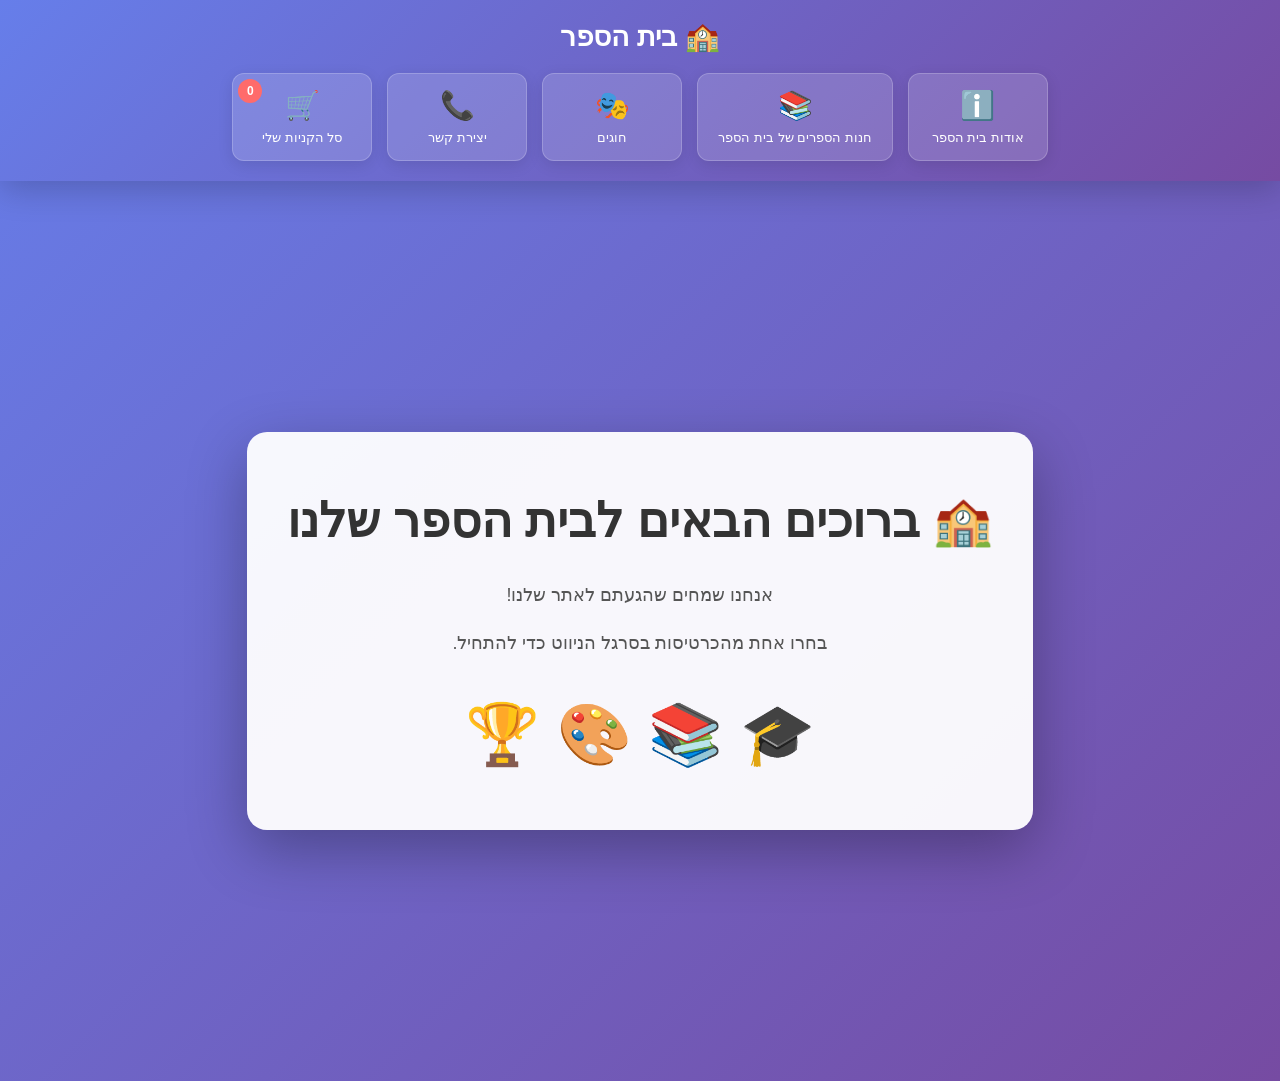
<file: index.html>
<!DOCTYPE html>
<html lang="he" dir="rtl">
<head>
    <meta charset="UTF-8">
    <meta name="viewport" content="width=device-width, initial-scale=1.0">
    <title>בית הספר שלנו</title>
    <link rel="stylesheet" href="style.css">
</head>
<body>
    <!-- סרגל ניווט -->
    <nav class="navbar">
        <div class="navbar-container">
            <div class="navbar-logo">
                <span class="logo-text">🏫 בית הספר</span>
            </div>
            
            <ul class="nav-cards">
                <li class="nav-card">
                    <a href="about.html" class="card-link">
                        <span class="card-icon">ℹ️</span>
                        <span class="card-text">אודות בית הספר</span>
                    </a>
                </li>
                
                <li class="nav-card">
                    <a href="bookstore.html" class="card-link">
                        <span class="card-icon">📚</span>
                        <span class="card-text">חנות הספרים של בית הספר</span>
                    </a>
                </li>
                
                <li class="nav-card">
                    <a href="clubs.html" class="card-link">
                        <span class="card-icon">🎭</span>
                        <span class="card-text">חוגים</span>
                    </a>
                </li>
                
                <li class="nav-card">
                    <a href="contact.html" class="card-link">
                        <span class="card-icon">📞</span>
                        <span class="card-text">יצירת קשר</span>
                    </a>
                </li>
                
                <li class="nav-card cart-card">
                    <a href="cart.html" class="card-link">
                        <span class="card-icon">🛒</span>
                        <span class="card-text">סל הקניות שלי</span>
                        <span class="cart-badge">0</span>
                    </a>
                </li>
            </ul>
        </div>
    </nav>

    <!-- תוכן הדף -->
    <main class="main-content">
        <section class="fullpage-section" id="home">
            <div class="section-container">
                <h1>🏫 ברוכים הבאים לבית הספר שלנו</h1>
                <p>אנחנו שמחים שהגעתם לאתר שלנו!</p>
                <p>בחרו אחת מהכרטיסות בסרגל הניווט כדי להתחיל.</p>
                <div style="margin-top: 40px; font-size: 60px;">
                    🎓 📚 🎨 🏆
                </div>
            </div>
        </section>
    </main>

    <script src="script.js"></script>
</body>
</html>
</file>
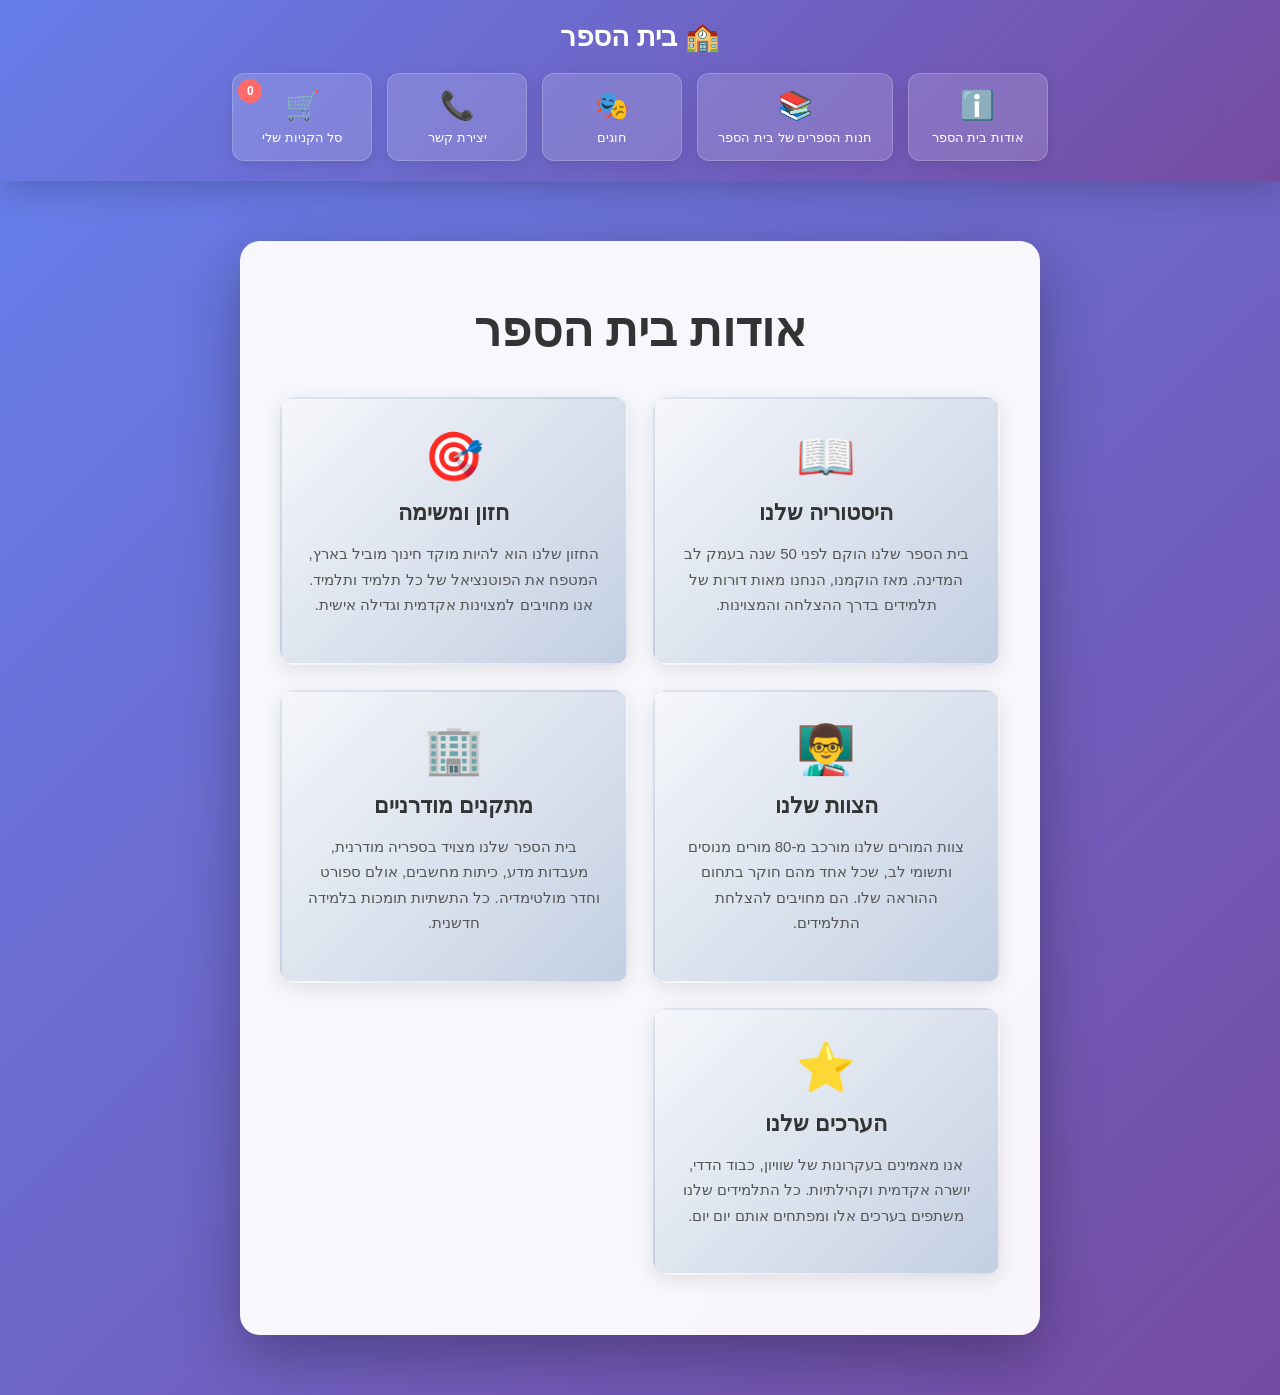
<file: about.html>
<!DOCTYPE html>


<html lang="he" dir="rtl">
<head>
    <meta charset="UTF-8">
    <meta name="viewport" content="width=device-width, initial-scale=1.0">
    <title>אודות בית הספר</title>
    <link rel="stylesheet" href="style.css">
</head>
<body>
    <!-- סרגל ניווט -->
    <nav class="navbar">
        <div class="navbar-container">
            <div class="navbar-logo">
                <span class="logo-text">🏫 בית הספר</span>
            </div>
            
            <ul class="nav-cards">
                <li class="nav-card">
                    <a href="about.html" class="card-link">
                        <span class="card-icon">ℹ️</span>
                        <span class="card-text">אודות בית הספר</span>
                    </a>
                </li>
                
                <li class="nav-card">
                    <a href="bookstore.html" class="card-link">
                        <span class="card-icon">📚</span>
                        <span class="card-text">חנות הספרים של בית הספר</span>
                    </a>
                </li>
                
                <li class="nav-card">
                    <a href="clubs.html" class="card-link">
                        <span class="card-icon">🎭</span>
                        <span class="card-text">חוגים</span>
                    </a>
                </li>
                
                <li class="nav-card">
                    <a href="contact.html" class="card-link">
                        <span class="card-icon">📞</span>
                        <span class="card-text">יצירת קשר</span>
                    </a>
                </li>
                
                <li class="nav-card cart-card">
                    <a href="cart.html" class="card-link">
                        <span class="card-icon">🛒</span>
                        <span class="card-text">סל הקניות שלי</span>
                        <span class="cart-badge">0</span>
                    </a>
                </li>
            </ul>
        </div>
    </nav>

    <!-- תוכן הדף -->
    <main class="main-content">
        <section class="fullpage-section" id="about">
            <div class="section-container">
                <h1>אודות בית הספר</h1>
                
                <div class="categories-grid">
                    <!-- קטגוריה 1: היסטוריה -->
                    <div class="category-card">
                        <div class="category-icon">📖</div>
                        <h3>היסטוריה שלנו</h3>
                        <p>בית הספר שלנו הוקם לפני 50 שנה בעמק לב המדינה. מאז הוקמנו, הנחנו מאות דורות של תלמידים בדרך ההצלחה והמצוינות.</p>
                    </div>

                    <!-- קטגוריה 2: חזון ומשימה -->
                    <div class="category-card">
                        <div class="category-icon">🎯</div>
                        <h3>חזון ומשימה</h3>
                        <p>החזון שלנו הוא להיות מוקד חינוך מוביל בארץ, המטפח את הפוטנציאל של כל תלמיד ותלמיד. אנו מחויבים למצוינות אקדמית וגדילה אישית.</p>
                    </div>

                    <!-- קטגוריה 3: הצוות שלנו -->
                    <div class="category-card">
                        <div class="category-icon">👨‍🏫</div>
                        <h3>הצוות שלנו</h3>
                        <p>צוות המורים שלנו מורכב מ-80 מורים מנוסים ותשומי לב, שכל אחד מהם חוקר בתחום ההוראה שלו. הם מחויבים להצלחת התלמידים.</p>
                    </div>

                    <!-- קטגוריה 4: מתקנים -->
                    <div class="category-card">
                        <div class="category-icon">🏢</div>
                        <h3>מתקנים מודרניים</h3>
                        <p>בית הספר שלנו מצויד בספריה מודרנית, מעבדות מדע, כיתות מחשבים, אולם ספורט וחדר מולטימדיה. כל התשתיות תומכות בלמידה חדשנית.</p>
                    </div>

                    <!-- קטגוריה 5: ערכים -->
                    <div class="category-card">
                        <div class="category-icon">⭐</div>
                        <h3>הערכים שלנו</h3>
                        <p>אנו מאמינים בעקרונות של שוויון, כבוד הדדי, יושרה אקדמית וקהילתיות. כל התלמידים שלנו משתפים בערכים אלו ומפתחים אותם יום יום.</p>
                    </div>
                </div>
            </div>
        </section>
    </main>

    <script src="script.js"></script>
</body>
</html>
</file>
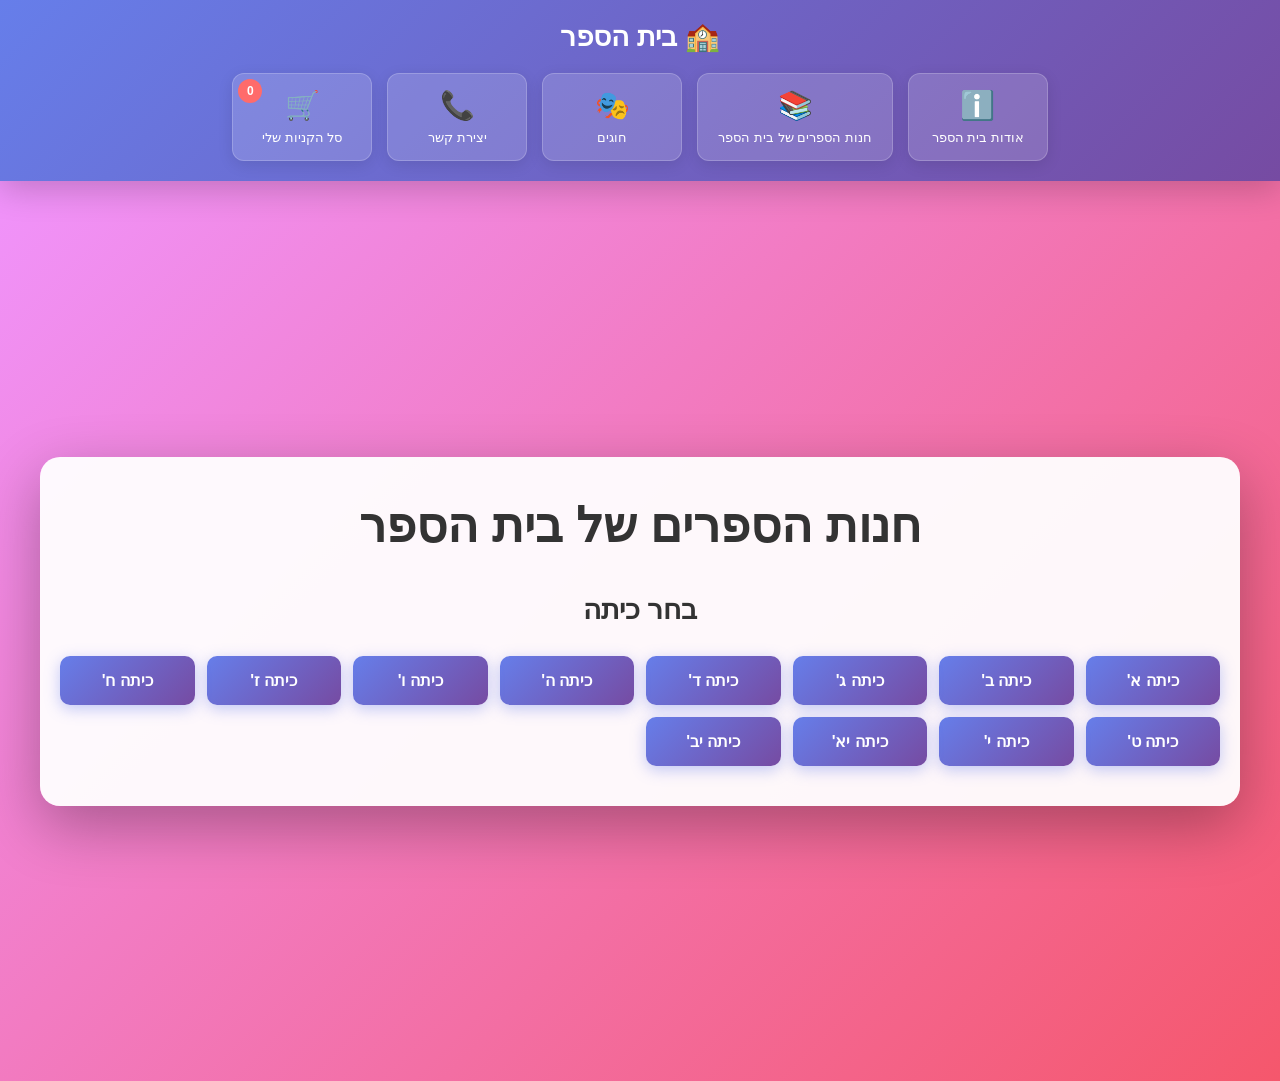
<file: bookstore.html>
<!DOCTYPE html>
<html lang="he" dir="rtl">
<head>
    <meta charset="UTF-8">
    <meta name="viewport" content="width=device-width, initial-scale=1.0">
    <title>חנות הספרים של בית הספר</title>
    <link rel="stylesheet" href="style.css">
</head>
<body>
    <!-- סרגל ניווט -->
    <nav class="navbar">
        <div class="navbar-container">
            <div class="navbar-logo">
                <span class="logo-text">🏫 בית הספר</span>
            </div>
            
            <ul class="nav-cards">
                <li class="nav-card">
                    <a href="about.html" class="card-link">
                        <span class="card-icon">ℹ️</span>
                        <span class="card-text">אודות בית הספר</span>
                    </a>
                </li>
                
                <li class="nav-card">
                    <a href="bookstore.html" class="card-link">
                        <span class="card-icon">📚</span>
                        <span class="card-text">חנות הספרים של בית הספר</span>
                    </a>
                </li>
                
                <li class="nav-card">
                    <a href="clubs.html" class="card-link">
                        <span class="card-icon">🎭</span>
                        <span class="card-text">חוגים</span>
                    </a>
                </li>
                
                <li class="nav-card">
                    <a href="contact.html" class="card-link">
                        <span class="card-icon">📞</span>
                        <span class="card-text">יצירת קשר</span>
                    </a>
                </li>
                
                <li class="nav-card cart-card">
                    <a href="cart.html" class="card-link">
                        <span class="card-icon">🛒</span>
                        <span class="card-text">סל הקניות שלי</span>
                        <span class="cart-badge">0</span>
                    </a>
                </li>
            </ul>
        </div>
    </nav>

    <!-- תוכן הדף -->
    <main class="main-content">
        <section class="fullpage-section" id="bookstore">
            <div class="section-container wide-container">
                <h1>חנות הספרים של בית הספר</h1>

                <!-- בחירת כיתה -->
                <div id="class-selection" class="class-selection">
                    <h2>בחר כיתה</h2>
                    <div class="class-buttons">
                        <button class="class-btn" onclick="selectClass('א')">כיתה א'</button>
                        <button class="class-btn" onclick="selectClass('ב')">כיתה ב'</button>
                        <button class="class-btn" onclick="selectClass('ג')">כיתה ג'</button>
                        <button class="class-btn" onclick="selectClass('ד')">כיתה ד'</button>
                        <button class="class-btn" onclick="selectClass('ה')">כיתה ה'</button>
                        <button class="class-btn" onclick="selectClass('ו')">כיתה ו'</button>
                        <button class="class-btn" onclick="selectClass('ז')">כיתה ז'</button>
                        <button class="class-btn" onclick="selectClass('ח')">כיתה ח'</button>
                        <button class="class-btn" onclick="selectClass('ט')">כיתה ט'</button>
                        <button class="class-btn" onclick="selectClass('י')">כיתה י'</button>
                        <button class="class-btn" onclick="selectClass('יא')">כיתה יא'</button>
                        <button class="class-btn" onclick="selectClass('יב')">כיתה יב'</button>
                    </div>
                </div>

                <!-- טבלת ספרים -->
                <div id="books-table-container" class="books-table-container" style="display: none;">
                    <h2>ספרי לימוד - <span id="selected-class"></span></h2>
                    <button class="back-btn" onclick="backToClasses()">← חזור לבחירת כיתה</button>
                    
                    <table class="books-table">
                        <thead>
                            <tr>
                                <th>שם</th>
                                <th>מקצוע</th>
                                <th>מחיר (₪)</th>
                                <th>סוג</th>
                                <th>הקבצה</th>
                                <th>פעולה</th>
                            </tr>
                        </thead>
                        <tbody id="books-tbody">
                        </tbody>
                    </table>
                </div>
            </div>
        </section>
    </main>

    <script src="script.js"></script>
</body>
</html>
</file>
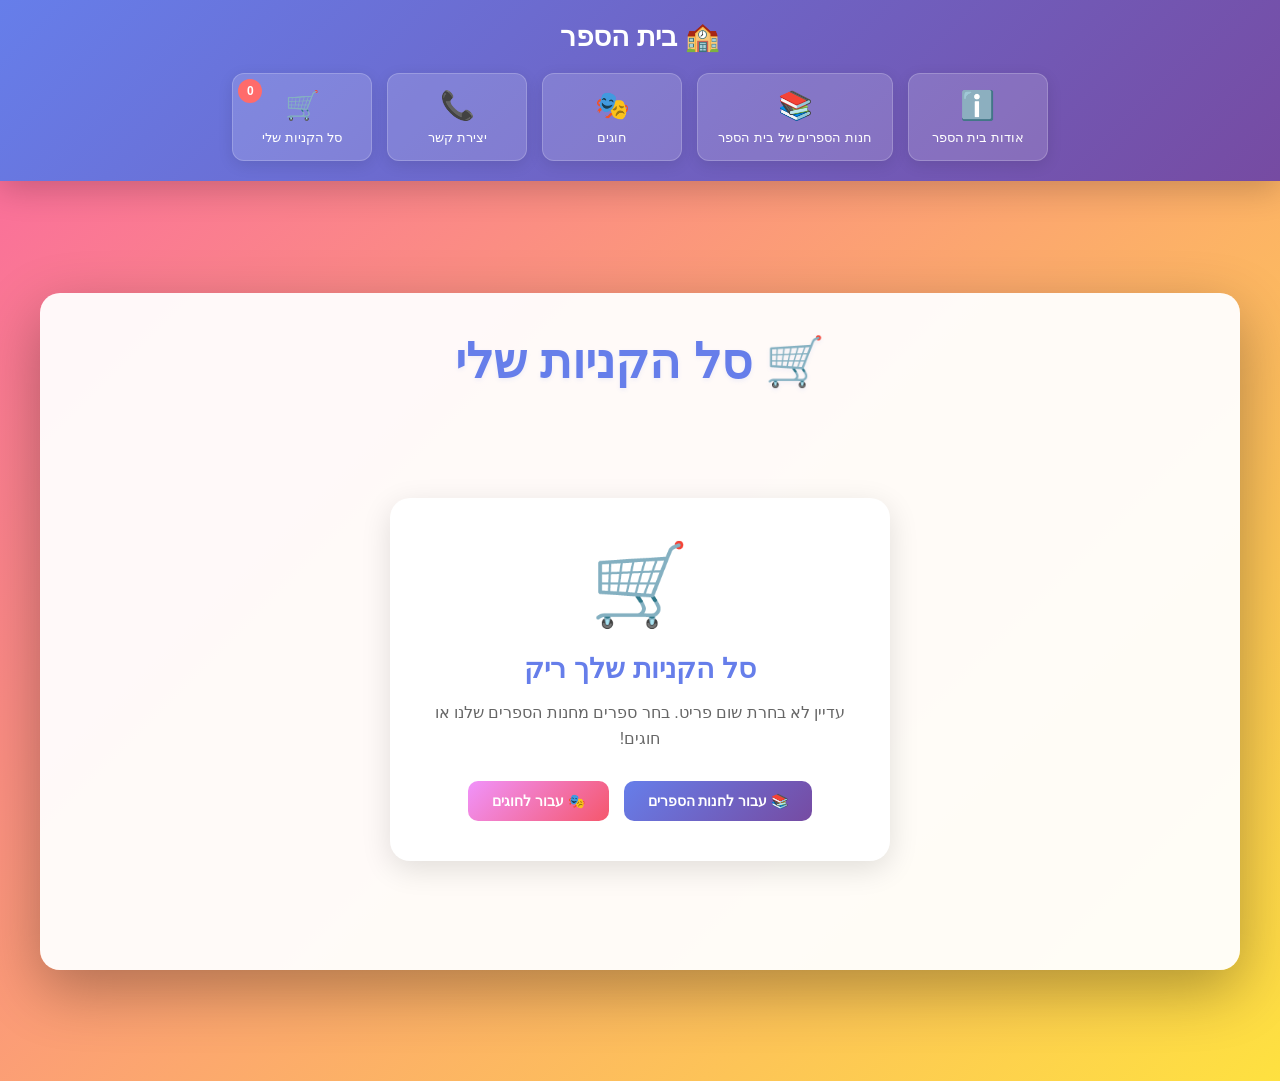
<file: cart.html>
<!DOCTYPE html>
<html lang="he" dir="rtl">
<head>
    <meta charset="UTF-8">
    <meta name="viewport" content="width=device-width, initial-scale=1.0">
    <title>סל הקניות שלי</title>
    <link rel="stylesheet" href="style.css">
</head>
<body>
    <!-- סרגל ניווט -->
    <nav class="navbar">
        <div class="navbar-container">
            <div class="navbar-logo">
                <span class="logo-text">🏫 בית הספר</span>
            </div>
            
            <ul class="nav-cards">
                <li class="nav-card">
                    <a href="about.html" class="card-link">
                        <span class="card-icon">ℹ️</span>
                        <span class="card-text">אודות בית הספר</span>
                    </a>
                </li>
                
                <li class="nav-card">
                    <a href="bookstore.html" class="card-link">
                        <span class="card-icon">📚</span>
                        <span class="card-text">חנות הספרים של בית הספר</span>
                    </a>
                </li>
                
                <li class="nav-card">
                    <a href="clubs.html" class="card-link">
                        <span class="card-icon">🎭</span>
                        <span class="card-text">חוגים</span>
                    </a>
                </li>
                
                <li class="nav-card">
                    <a href="contact.html" class="card-link">
                        <span class="card-icon">📞</span>
                        <span class="card-text">יצירת קשר</span>
                    </a>
                </li>
                
                <li class="nav-card cart-card">
                    <a href="cart.html" class="card-link">
                        <span class="card-icon">🛒</span>
                        <span class="card-text">סל הקניות שלי</span>
                        <span class="cart-badge">0</span>
                    </a>
                </li>
            </ul>
        </div>
    </nav>

    <!-- תוכן הדף -->
    <main class="main-content">
        <section class="fullpage-section" id="cart">
            <div class="section-container wide-container">
                <h1>🛒 סל הקניות שלי</h1>
                
                <!-- הודעה כשהסל ריק -->
                <div id="empty-cart-message" class="empty-cart-message">
                    <div class="empty-cart-content">
                        <div class="empty-cart-icon">🛒</div>
                        <h2>סל הקניות שלך ריק</h2>
                        <p>עדיין לא בחרת שום פריט. בחר ספרים מחנות הספרים שלנו או חוגים!</p>
                        <div class="empty-cart-buttons">
                            <a href="bookstore.html" class="btn-link bookstore-btn">📚 עבור לחנות הספרים</a>
                            <a href="clubs.html" class="btn-link clubs-btn">🎭 עבור לחוגים</a>
                        </div>
                    </div>
                </div>

                <!-- טבלת הפריטים בסל -->
                <div id="cart-content" style="display: none;">
                    <div class="cart-table-container">
                        <table class="cart-table">
                            <thead>
                                <tr>
                                    <th>פריט</th>
                                    <th>סוג</th>
                                    <th>מחיר</th>
                                    <th>כמות</th>
                                    <th>סכום</th>
                                    <th>פעולות</th>
                                </tr>
                            </thead>
                            <tbody id="cart-items-table">
                                <!-- הפריטים יתווספו כאן -->
                            </tbody>
                        </table>
                    </div>

                    <!-- סיכום הסל -->
                    <div class="cart-summary">
                        <div class="summary-content">
                            <div class="summary-item">
                                <span>סה"כ פריטים:</span>
                                <strong id="total-items">0</strong>
                            </div>
                            <div class="summary-item">
                                <span>סה"כ מחיר:</span>
                                <strong id="total-price" class="total-price">0 ₪</strong>
                            </div>
                        </div>

                        <!-- כפתורי פעולה -->
                        <div class="cart-actions">
                            <button onclick="continueShopping()" class="action-btn continue-btn">
                                ➕ המשך קניות
                            </button>
                            <button onclick="clearCartItems()" class="action-btn clear-btn">
                                🗑️ נקה סל
                            </button>
                            <button onclick="proceedToCheckout()" class="action-btn checkout-btn">
                                💳 המשך לתשלום
                            </button>
                        </div>
                    </div>
                </div>
            </div>
        </section>
    </main>

    <script src="script.js"></script>
</body>
</html>
</file>
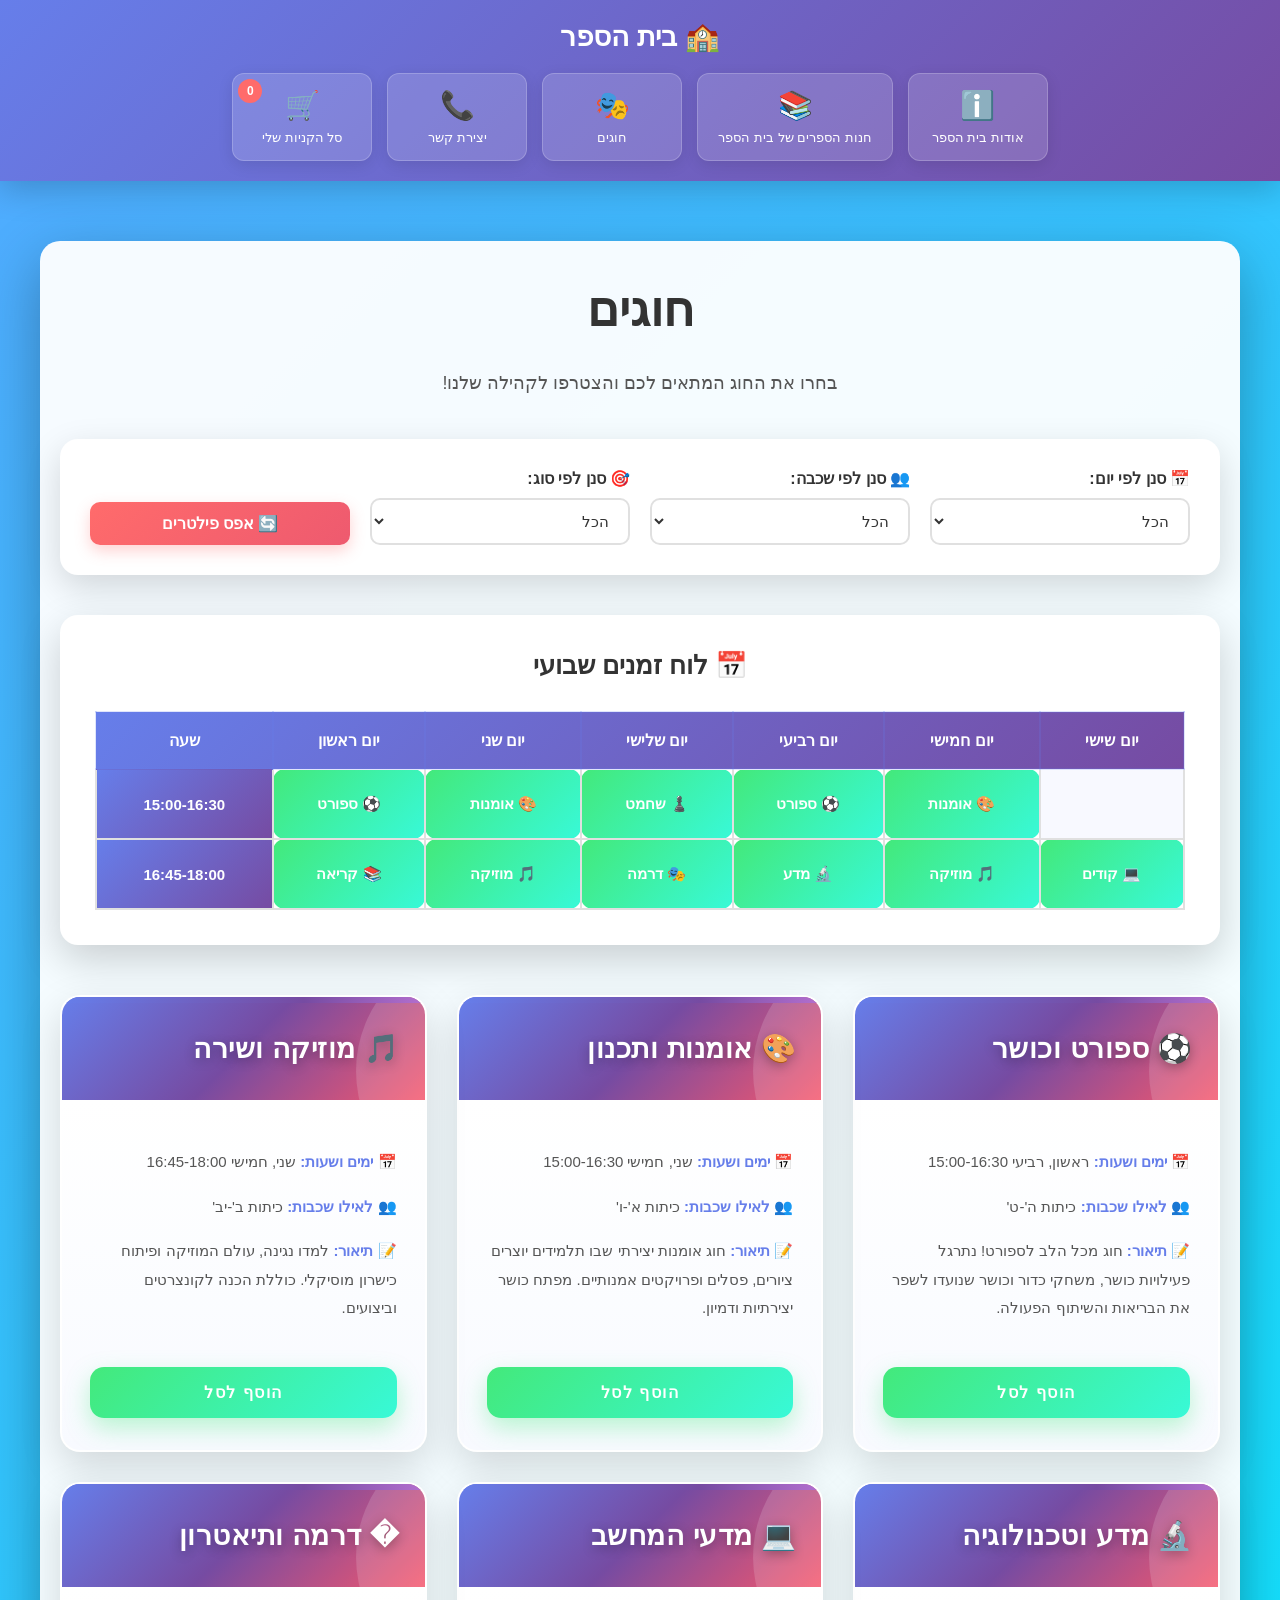
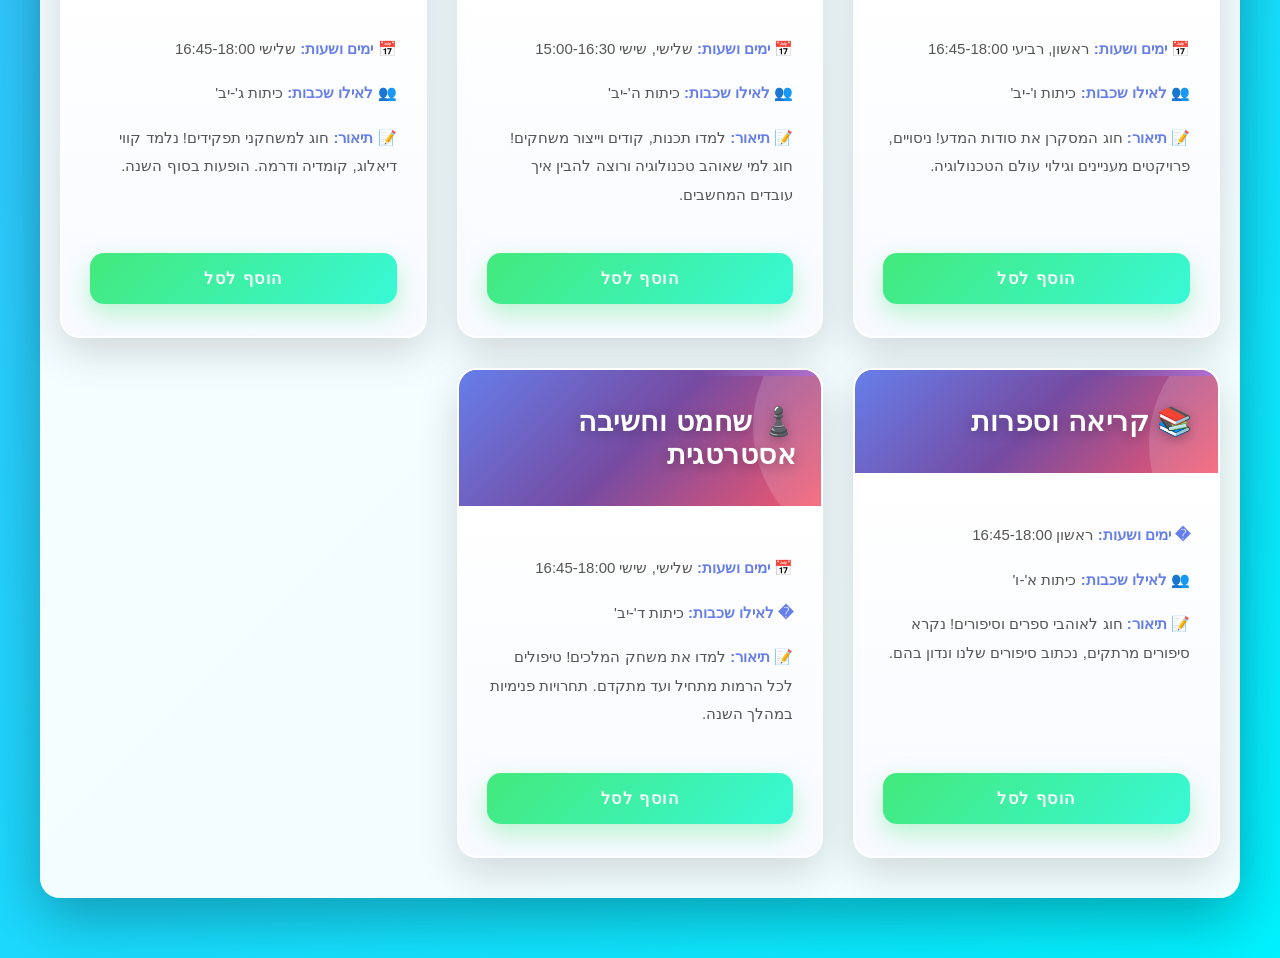
<file: clubs.html>
<!DOCTYPE html>
<html lang="he" dir="rtl">
<head>
    <meta charset="UTF-8">
    <meta name="viewport" content="width=device-width, initial-scale=1.0">
    <title>חוגים</title>
    <link rel="stylesheet" href="style.css">
</head>
<body>
    <!-- סרגל ניווט -->
    <nav class="navbar">
        <div class="navbar-container">
            <div class="navbar-logo">
                <span class="logo-text">🏫 בית הספר</span>
            </div>
            
            <ul class="nav-cards">
                <li class="nav-card">
                    <a href="about.html" class="card-link">
                        <span class="card-icon">ℹ️</span>
                        <span class="card-text">אודות בית הספר</span>
                    </a>
                </li>
                
                <li class="nav-card">
                    <a href="bookstore.html" class="card-link">
                        <span class="card-icon">📚</span>
                        <span class="card-text">חנות הספרים של בית הספר</span>
                    </a>
                </li>
                
                <li class="nav-card">
                    <a href="clubs.html" class="card-link">
                        <span class="card-icon">🎭</span>
                        <span class="card-text">חוגים</span>
                    </a>
                </li>
                
                <li class="nav-card">
                    <a href="contact.html" class="card-link">
                        <span class="card-icon">📞</span>
                        <span class="card-text">יצירת קשר</span>
                    </a>
                </li>
                
                <li class="nav-card cart-card">
                    <a href="cart.html" class="card-link">
                        <span class="card-icon">🛒</span>
                        <span class="card-text">סל הקניות שלי</span>
                        <span class="cart-badge">0</span>
                    </a>
                </li>
            </ul>
        </div>
    </nav>

    <!-- תוכן הדף -->
    <main class="main-content">
        <section class="fullpage-section" id="clubs">
            <div class="section-container wide-container">
                <h1>חוגים</h1>
                <p style="margin-bottom: 40px;">בחרו את החוג המתאים לכם והצטרפו לקהילה שלנו!</p>

                <!-- פילטרים -->
                <div class="filters-container">
                    <div class="filter-group">
                        <label for="day-filter">📅 סנן לפי יום:</label>
                        <select id="day-filter" onchange="applyFilters()">
                            <option value="">הכל</option>
                            <option value="ראשון">יום ראשון</option>
                            <option value="שני">יום שני</option>
                            <option value="שלישי">יום שלישי</option>
                            <option value="רביעי">יום רביעי</option>
                            <option value="חמישי">יום חמישי</option>
                            <option value="שישי">יום שישי</option>
                        </select>
                    </div>

                    <div class="filter-group">
                        <label for="grade-filter">👥 סנן לפי שכבה:</label>
                        <select id="grade-filter" onchange="applyFilters()">
                            <option value="">הכל</option>
                            <option value="א">כיתות א'-ו'</option>
                            <option value="ב">כיתות ב'-יב'</option>
                            <option value="ג">כיתות ג'-יב'</option>
                            <option value="ד">כיתות ד'-יב'</option>
                            <option value="ה">כיתות ה'-ט'</option>
                            <option value="ו">כיתות ו'-יב'</option>
                        </select>
                    </div>

                    <div class="filter-group">
                        <label for="type-filter">🎯 סנן לפי סוג:</label>
                        <select id="type-filter" onchange="applyFilters()">
                            <option value="">הכל</option>
                            <option value="ספורט">⚽ ספורט וכושר</option>
                            <option value="אומנות">🎨 אומנות ותכנון</option>
                            <option value="מוזיקה">🎵 מוזיקה ושירה</option>
                            <option value="מדע">🔬 מדע וטכנולוגיה</option>
                            <option value="מחשבים">💻 מדעי המחשב</option>
                            <option value="דרמה">🎭 דרמה ותיאטרון</option>
                            <option value="קריאה">📚 קריאה וספרות</option>
                            <option value="שחמט">♟️ שחמט וחשיבה</option>
                        </select>
                    </div>

                    <button class="reset-filters-btn" onclick="resetFilters()">🔄 אפס פילטרים</button>
                </div>

                <!-- לוח זמנים -->
                <div class="schedule-container">
                    <h2>📅 לוח זמנים שבועי</h2>
                    <table class="schedule-table">
                        <thead>
                            <tr>
                                <th>יום שישי</th>
                                <th>יום חמישי</th>
                                <th>יום רביעי</th>
                                <th>יום שלישי</th>
                                <th>יום שני</th>
                                <th>יום ראשון</th>
                                <th>שעה</th>
                            </tr>
                        </thead>
                        <tbody>
                            <tr>
                                <td></td>
                                <td class="club-slot" data-club="אומנות ותכנון">🎨 אומנות</td>
                                <td class="club-slot" data-club="ספורט וכושר">⚽ ספורט</td>
                                <td class="club-slot" data-club="שחמט וחשיבה אסטרטגית">♟️ שחמט</td>
                                <td class="club-slot" data-club="אומנות ותכנון">🎨 אומנות</td>
                                <td class="club-slot" data-club="ספורט וכושר">⚽ ספורט</td>
                                <td class="time-label">15:00-16:30</td>
                            </tr>
                            <tr>
                                <td class="club-slot" data-club="מדעי המחשב">💻 קודים</td>
                                <td class="club-slot" data-club="מוזיקה ושירה">🎵 מוזיקה</td>
                                <td class="club-slot" data-club="מדע וטכנולוגיה">🔬 מדע</td>
                                <td class="club-slot" data-club="דרמה ותיאטרון">🎭 דרמה</td>
                                <td class="club-slot" data-club="מוזיקה ושירה">🎵 מוזיקה</td>
                                <td class="club-slot" data-club="קריאה וספרות">📚 קריאה</td>
                                <td class="time-label">16:45-18:00</td>
                            </tr>
                        </tbody>
                    </table>
                </div>

                <div class="clubs-grid">
                    <!-- חוג 1: ספורט -->
                    <div class="club-card">
                        <div class="club-header">
                            <h3>⚽ ספורט וכושר</h3>
                        </div>
                        <div class="club-content">
                            <div class="club-info">
                                <p><strong>📅 ימים ושעות:</strong> ראשון, רביעי 15:00-16:30</p>
                                <p><strong>👥 לאילו שכבות:</strong> כיתות ה'-ט'</p>
                                <p><strong>📝 תיאור:</strong> חוג מכל הלב לספורט! נתרגל פעילויות כושר, משחקי כדור וכושר שנועדו לשפר את הבריאות והשיתוף הפעולה.</p>
                            </div>
                            <button class="add-club-btn" onclick="addClubToCart('ספורט וכושר', 50)">הוסף לסל</button>
                        </div>
                    </div>

                    <!-- חוג 2: אומנות -->
                    <div class="club-card">
                        <div class="club-header">
                            <h3>🎨 אומנות ותכנון</h3>
                        </div>
                        <div class="club-content">
                            <div class="club-info">
                                <p><strong>📅 ימים ושעות:</strong> שני, חמישי 15:00-16:30</p>
                                <p><strong>👥 לאילו שכבות:</strong> כיתות א'-ו'</p>
                                <p><strong>📝 תיאור:</strong> חוג אומנות יצירתי שבו תלמידים יוצרים ציורים, פסלים ופרויקטים אמנותיים. מפתח כושר יצירתיות ודמיון.</p>
                            </div>
                            <button class="add-club-btn" onclick="addClubToCart('אומנות ותכנון', 45)">הוסף לסל</button>
                        </div>
                    </div>

                    <!-- חוג 3: מוזיקה -->
                    <div class="club-card">
                        <div class="club-header">
                            <h3>🎵 מוזיקה ושירה</h3>
                        </div>
                        <div class="club-content">
                            <div class="club-info">
                                <p><strong>📅 ימים ושעות:</strong> שני, חמישי 16:45-18:00</p>
                                <p><strong>👥 לאילו שכבות:</strong> כיתות ב'-יב'</p>
                                <p><strong>📝 תיאור:</strong> למדו נגינה, עולם המוזיקה ופיתוח כישרון מוסיקלי. כוללת הכנה לקונצרטים וביצועים.</p>
                            </div>
                            <button class="add-club-btn" onclick="addClubToCart('מוזיקה ושירה', 60)">הוסף לסל</button>
                        </div>
                    </div>

                    <!-- חוג 4: מדע וטכנולוגיה -->
                    <div class="club-card">
                        <div class="club-header">
                            <h3>🔬 מדע וטכנולוגיה</h3>
                        </div>
                        <div class="club-content">
                            <div class="club-info">
                                <p><strong>📅 ימים ושעות:</strong> ראשון, רביעי 16:45-18:00</p>
                                <p><strong>👥 לאילו שכבות:</strong> כיתות ו'-יב'</p>
                                <p><strong>📝 תיאור:</strong> חוג המסקרן את סודות המדע! ניסויים, פרויקטים מעניינים וגילוי עולם הטכנולוגיה.</p>
                            </div>
                            <button class="add-club-btn" onclick="addClubToCart('מדע וטכנולוגיה', 70)">הוסף לסל</button>
                        </div>
                    </div>

                    <!-- חוג 5: תכנות -->
                    <div class="club-card">
                        <div class="club-header">
                            <h3>💻 מדעי המחשב</h3>
                        </div>
                        <div class="club-content">
                            <div class="club-info">
                                <p><strong>📅 ימים ושעות:</strong> שלישי, שישי 15:00-16:30</p>
                                <p><strong>👥 לאילו שכבות:</strong> כיתות ה'-יב'</p>
                                <p><strong>📝 תיאור:</strong> למדו תכנות, קודים וייצור משחקים! חוג למי שאוהב טכנולוגיה ורוצה להבין איך עובדים המחשבים.</p>
                            </div>
                            <button class="add-club-btn" onclick="addClubToCart('מדעי המחשב', 75)">הוסף לסל</button>
                        </div>
                    </div>

                    <!-- חוג 6: דרמה ותיאטרון -->
                    <div class="club-card">
                        <div class="club-header">
                            <h3>� דרמה ותיאטרון</h3>
                        </div>
                        <div class="club-content">
                            <div class="club-info">
                                <p><strong>📅 ימים ושעות:</strong> שלישי 16:45-18:00</p>
                                <p><strong>👥 לאילו שכבות:</strong> כיתות ג'-יב'</p>
                                <p><strong>📝 תיאור:</strong> חוג למשחקני תפקידים! נלמד קווי דיאלוג, קומדיה ודרמה. הופעות בסוף השנה.</p>
                            </div>
                            <button class="add-club-btn" onclick="addClubToCart('דרמה ותיאטרון', 55)">הוסף לסל</button>
                        </div>
                    </div>

                    <!-- חוג 7: קריאה וספרות -->
                    <div class="club-card">
                        <div class="club-header">
                            <h3>📚 קריאה וספרות</h3>
                        </div>
                        <div class="club-content">
                            <div class="club-info">
                                <p><strong>� ימים ושעות:</strong> ראשון 16:45-18:00</p>
                                <p><strong>👥 לאילו שכבות:</strong> כיתות א'-ו'</p>
                                <p><strong>📝 תיאור:</strong> חוג לאוהבי ספרים וסיפורים! נקרא סיפורים מרתקים, נכתוב סיפורים שלנו ונדון בהם.</p>
                            </div>
                            <button class="add-club-btn" onclick="addClubToCart('קריאה וספרות', 40)">הוסף לסל</button>
                        </div>
                    </div>

                    <!-- חוג 8: שחמט -->
                    <div class="club-card">
                        <div class="club-header">
                            <h3>♟️ שחמט וחשיבה אסטרטגית</h3>
                        </div>
                        <div class="club-content">
                            <div class="club-info">
                                <p><strong>📅 ימים ושעות:</strong> שלישי, שישי 16:45-18:00</p>
                                <p><strong>� לאילו שכבות:</strong> כיתות ד'-יב'</p>
                                <p><strong>📝 תיאור:</strong> למדו את משחק המלכים! טיפולים לכל הרמות מתחיל ועד מתקדם. תחרויות פנימיות במהלך השנה.</p>
                            </div>
                            <button class="add-club-btn" onclick="addClubToCart('שחמט וחשיבה אסטרטגית', 50)">הוסף לסל</button>
                        </div>
                    </div>
                </div>
            </div>
        </section>
    </main>

    <script src="script.js"></script>
</body>
</html>
</file>
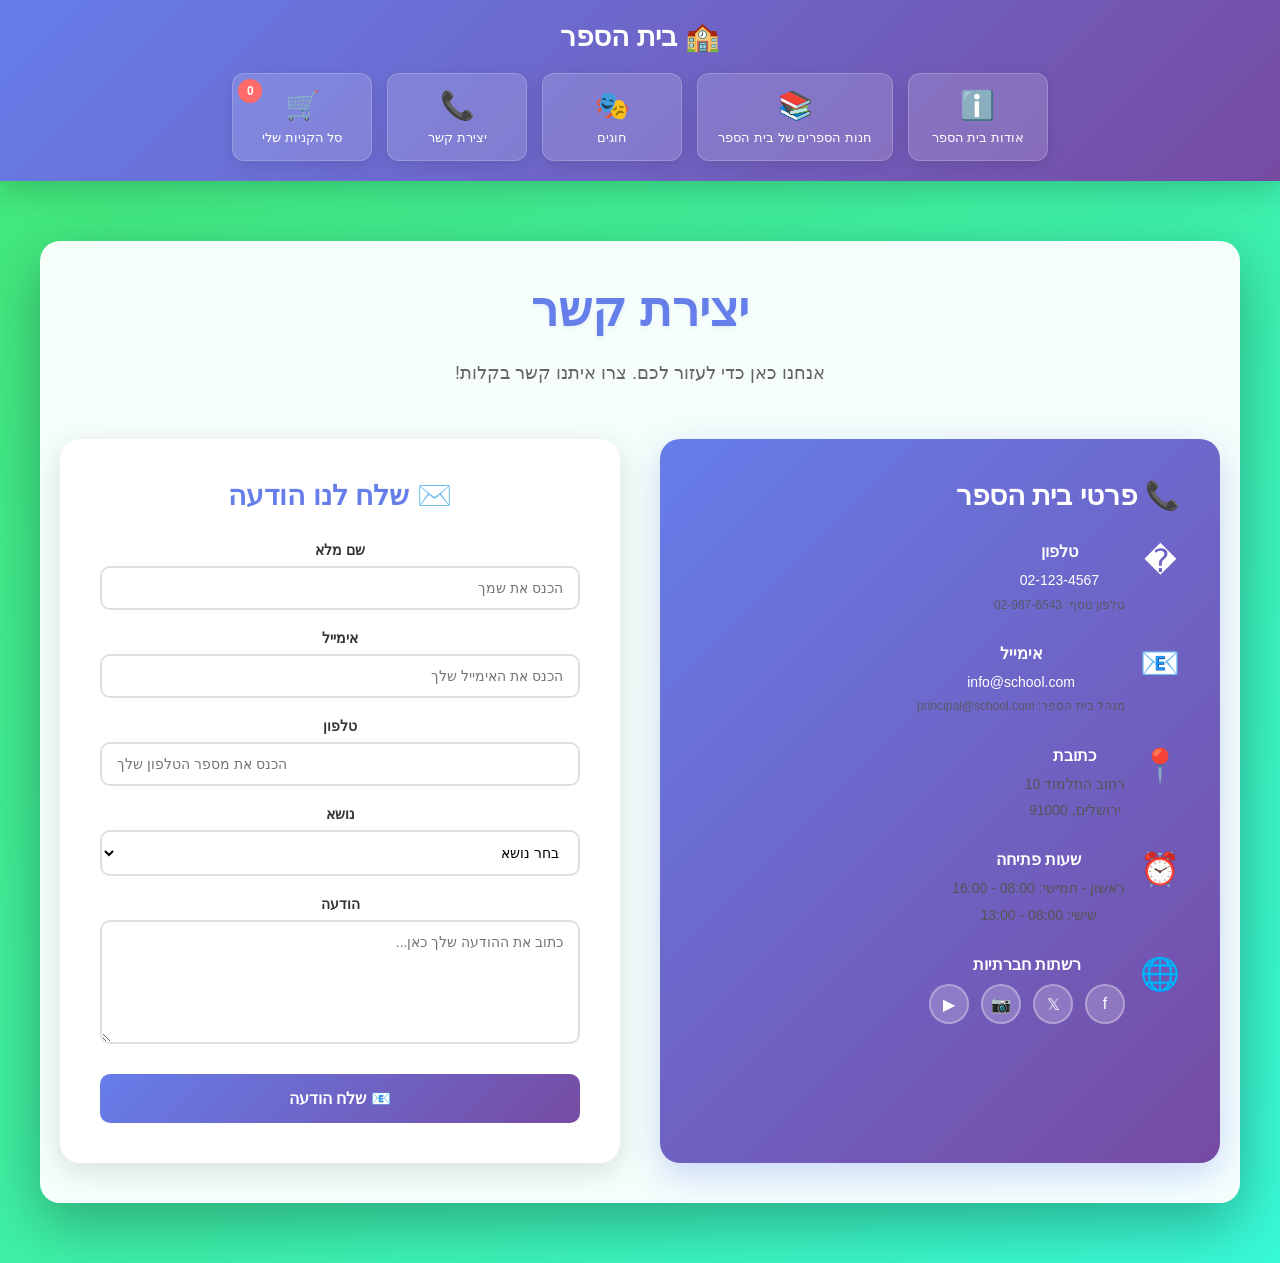
<file: contact.html>
<!DOCTYPE html>
<html lang="he" dir="rtl">
<head>
    <meta charset="UTF-8">
    <meta name="viewport" content="width=device-width, initial-scale=1.0">
    <title>יצירת קשר</title>
    <link rel="stylesheet" href="style.css">
</head>
<body>
    <!-- סרגל ניווט -->
    <nav class="navbar">
        <div class="navbar-container">
            <div class="navbar-logo">
                <span class="logo-text">🏫 בית הספר</span>
            </div>
            
            <ul class="nav-cards">
                <li class="nav-card">
                    <a href="about.html" class="card-link">
                        <span class="card-icon">ℹ️</span>
                        <span class="card-text">אודות בית הספר</span>
                    </a>
                </li>
                
                <li class="nav-card">
                    <a href="bookstore.html" class="card-link">
                        <span class="card-icon">📚</span>
                        <span class="card-text">חנות הספרים של בית הספר</span>
                    </a>
                </li>
                
                <li class="nav-card">
                    <a href="clubs.html" class="card-link">
                        <span class="card-icon">🎭</span>
                        <span class="card-text">חוגים</span>
                    </a>
                </li>
                
                <li class="nav-card">
                    <a href="contact.html" class="card-link">
                        <span class="card-icon">📞</span>
                        <span class="card-text">יצירת קשר</span>
                    </a>
                </li>
                
                <li class="nav-card cart-card">
                    <a href="cart.html" class="card-link">
                        <span class="card-icon">🛒</span>
                        <span class="card-text">סל הקניות שלי</span>
                        <span class="cart-badge">0</span>
                    </a>
                </li>
            </ul>
        </div>
    </nav>

    <!-- תוכן הדף -->
    <main class="main-content">
        <section class="fullpage-section" id="contact">
            <div class="section-container wide-container">
                <h1>יצירת קשר</h1>
                <p style="margin-bottom: 50px;">אנחנו כאן כדי לעזור לכם. צרו איתנו קשר בקלות!</p>

                <div class="contact-content">
                    <!-- פרטי בית הספר -->
                    <div class="contact-info-box">
                        <h2>📞 פרטי בית הספר</h2>
                        
                        <div class="info-item">
                            <div class="info-icon">�</div>
                            <div class="info-text">
                                <h3>טלפון</h3>
                                <p><a href="tel:+9722-123-4567">02-123-4567</a></p>
                                <p class="secondary">טלפון נוסף: 02-987-6543</p>
                            </div>
                        </div>

                        <div class="info-item">
                            <div class="info-icon">📧</div>
                            <div class="info-text">
                                <h3>אימייל</h3>
                                <p><a href="mailto:info@school.com">info@school.com</a></p>
                                <p class="secondary">מנהל בית הספר: principal@school.com</p>
                            </div>
                        </div>

                        <div class="info-item">
                            <div class="info-icon">📍</div>
                            <div class="info-text">
                                <h3>כתובת</h3>
                                <p>רחוב התלמוד 10</p>
                                <p>ירושלים, 91000</p>
                            </div>
                        </div>

                        <div class="info-item">
                            <div class="info-icon">⏰</div>
                            <div class="info-text">
                                <h3>שעות פתיחה</h3>
                                <p>ראשון - חמישי: 08:00 - 16:00</p>
                                <p>שישי: 08:00 - 13:00</p>
                            </div>
                        </div>

                        <div class="info-item">
                            <div class="info-icon">🌐</div>
                            <div class="info-text">
                                <h3>רשתות חברתיות</h3>
                                <div class="social-links">
                                    <a href="#" class="social-btn facebook">f</a>
                                    <a href="#" class="social-btn twitter">𝕏</a>
                                    <a href="#" class="social-btn instagram">📷</a>
                                    <a href="#" class="social-btn youtube">▶</a>
                                </div>
                            </div>
                        </div>
                    </div>

                    <!-- טופס יצירת קשר -->
                    <div class="contact-form-box">
                        <h2>✉️ שלח לנו הודעה</h2>
                        <form id="contact-form" onsubmit="sendMessage(event)">
                            <div class="form-group">
                                <label for="name">שם מלא</label>
                                <input type="text" id="name" name="name" required placeholder="הכנס את שמך">
                            </div>

                            <div class="form-group">
                                <label for="email">אימייל</label>
                                <input type="email" id="email" name="email" required placeholder="הכנס את האימייל שלך">
                            </div>

                            <div class="form-group">
                                <label for="phone">טלפון</label>
                                <input type="tel" id="phone" name="phone" placeholder="הכנס את מספר הטלפון שלך">
                            </div>

                            <div class="form-group">
                                <label for="subject">נושא</label>
                                <select id="subject" name="subject" required>
                                    <option value="">בחר נושא</option>
                                    <option value="ספרים">🔹 שאלה על ספרים</option>
                                    <option value="חוגים">🔹 שאלה על חוגים</option>
                                    <option value="הנהלה">🔹 יצירת קשר עם הנהלה</option>
                                    <option value="בעיה">🔹 דיווח על בעיה</option>
                                    <option value="הצעה">🔹 הצעה או משוב</option>
                                    <option value="אחר">🔹 אחר</option>
                                </select>
                            </div>

                            <div class="form-group">
                                <label for="message">הודעה</label>
                                <textarea id="message" name="message" rows="6" required placeholder="כתוב את ההודעה שלך כאן..."></textarea>
                            </div>

                            <button type="submit" class="submit-btn">📧 שלח הודעה</button>
                        </form>
                    </div>
                </div>
            </div>
        </section>
    </main>

    <script src="script.js"></script>
</body>
</html>
</file>
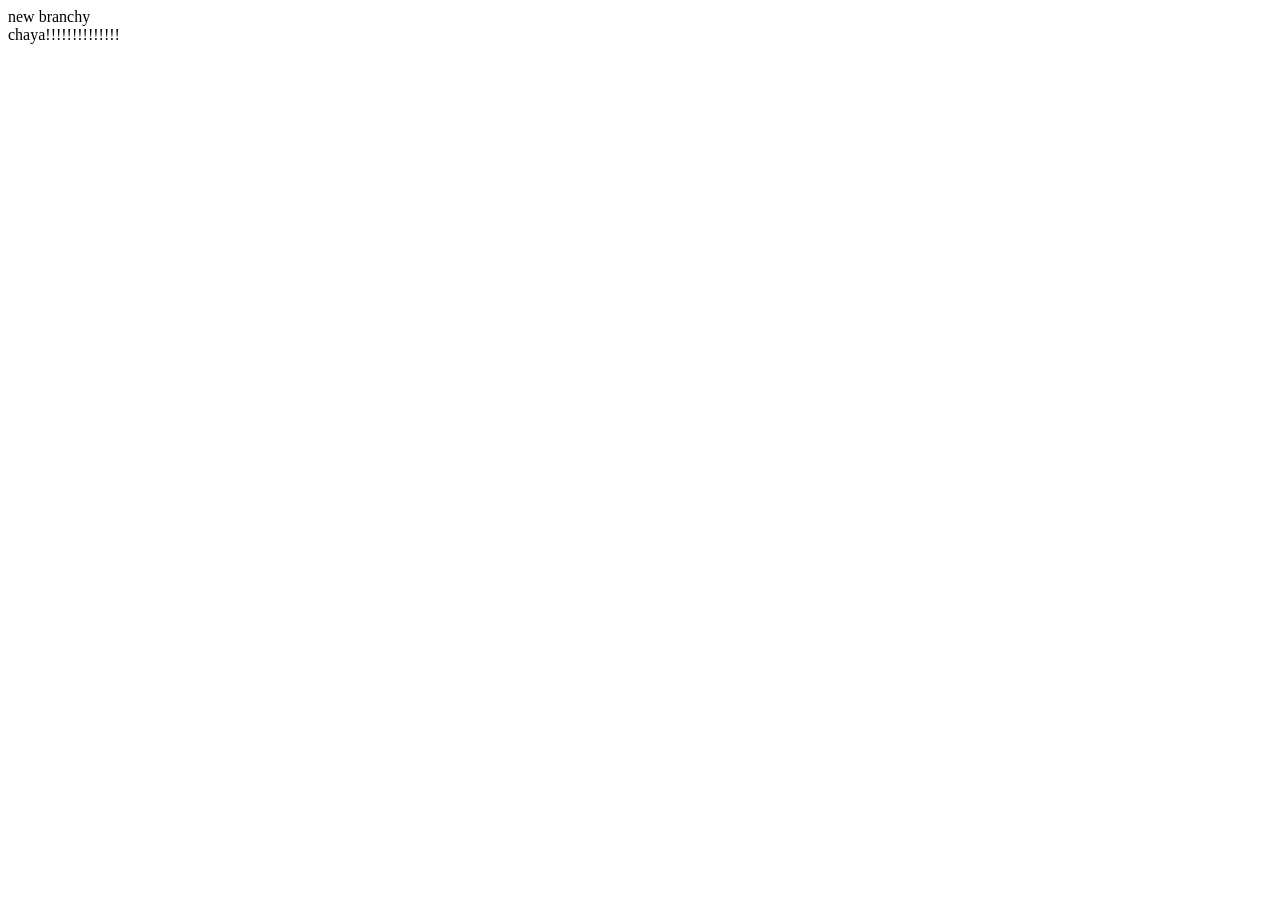
<file: rt.html>
<!DOCTYPE html>
<html lang="en">
<head>
    <meta charset="UTF-8">
    <meta name="viewport" content="width=device-width, initial-scale=1.0">
    <title>Document</title>
</head>
<body>
    <span>new branchy</span>
    <div>chaya!!!!!!!!!!!!!!</div>
</body>
</html>
</file>
<file: style.css>
* {
    margin: 0;
    padding: 0;
    box-sizing: border-box;
}

body {
    font-family: 'Segoe UI', Tahoma, Geneva, Verdana, sans-serif;
    background: linear-gradient(135deg, #667eea 0%, #764ba2 100%);
    min-height: 100vh;
    color: #333;
}

/* סרגל הניווט */
.navbar {
    background: linear-gradient(135deg, #667eea 0%, #764ba2 100%);
    backdrop-filter: blur(10px);
    box-shadow: 0 8px 32px rgba(0, 0, 0, 0.2);
    padding: 20px 0;
    position: sticky;
    top: 0;
    z-index: 1000;
}

.navbar-container {
    max-width: 1200px;
    margin: 0 auto;
    padding: 0 20px;
}

.navbar-logo {
    text-align: center;
    margin-bottom: 20px;
}

.logo-text {
    font-size: 28px;
    font-weight: bold;
    color: white;
}

/* כרטיסות הניווט */
.nav-cards {
    display: flex;
    justify-content: center;
    align-items: center;
    flex-wrap: wrap;
    gap: 15px;
    list-style: none;
}

.nav-card {
    transition: transform 0.3s ease, box-shadow 0.3s ease;
}

.nav-card:hover {
    transform: translateY(-5px);
}

.card-link {
    display: flex;
    flex-direction: column;
    align-items: center;
    justify-content: center;
    gap: 8px;
    padding: 15px 20px;
    background: rgba(255, 255, 255, 0.15);
    color: white;
    text-decoration: none;
    border-radius: 12px;
    min-width: 140px;
    text-align: center;
    font-weight: 500;
    box-shadow: 0 4px 15px rgba(0, 0, 0, 0.1);
    transition: all 0.3s ease;
    position: relative;
    border: 1px solid rgba(255, 255, 255, 0.2);
}

.card-link:hover {
    background: rgba(255, 255, 255, 0.25);
    box-shadow: 0 8px 25px rgba(0, 0, 0, 0.2);
}

.card-link:active {
    transform: scale(0.95);
}

.card-icon {
    font-size: 28px;
    display: block;
}

.card-text {
    font-size: 13px;
    white-space: nowrap;
}

/* כרטיסה לסל הקניות */
.cart-card .card-link {
    background: rgba(255, 255, 255, 0.15);
    box-shadow: 0 4px 15px rgba(0, 0, 0, 0.1);
    border: 1px solid rgba(255, 255, 255, 0.2);
}

.cart-card .card-link:hover {
    background: rgba(255, 255, 255, 0.25);
    box-shadow: 0 8px 25px rgba(0, 0, 0, 0.2);
}

.cart-badge {
    position: absolute;
    top: 5px;
    left: 5px;
    background: #ff6b6b;
    color: white;
    border-radius: 50%;
    width: 24px;
    height: 24px;
    display: flex;
    align-items: center;
    justify-content: center;
    font-size: 12px;
    font-weight: bold;
}

/* תוכן הדף */
.main-content {
    padding: 0;
}

.fullpage-section {
    width: 100%;
    min-height: 100vh;
    display: flex;
    align-items: center;
    justify-content: center;
    padding: 60px 20px;
    animation: fadeIn 0.5s ease;
}

/* צבעים שונים לכל דף */
#about {
    background: linear-gradient(135deg, #667eea 0%, #764ba2 100%);
}

#bookstore {
    background: linear-gradient(135deg, #f093fb 0%, #f5576c 100%);
}

#clubs {
    background: linear-gradient(135deg, #4facfe 0%, #00f2fe 100%);
}

#contact {
    background: linear-gradient(135deg, #43e97b 0%, #38f9d7 100%);
}

#cart {
    background: linear-gradient(135deg, #fa709a 0%, #fee140 100%);
}

.section-container {
    max-width: 800px;
    margin: 0 auto;
    text-align: center;
    background: rgba(255, 255, 255, 0.95);
    padding: 60px 40px;
    border-radius: 20px;
    box-shadow: 0 20px 60px rgba(0, 0, 0, 0.3);
}

.fullpage-section h1 {
    color: #333;
    margin-bottom: 30px;
    font-size: 48px;
}

.fullpage-section p {
    color: #555;
    line-height: 1.8;
    font-size: 18px;
    margin-bottom: 15px;
}

.contact-info {
    margin-top: 30px;
    text-align: right;
}

.contact-info p {
    margin: 15px 0;
    font-size: 18px;
}

/* קטגוריות רשת */
.categories-grid {
    display: grid;
    grid-template-columns: repeat(auto-fit, minmax(250px, 1fr));
    gap: 25px;
    margin-top: 40px;
}

.category-card {
    background: linear-gradient(135deg, #f5f7fa 0%, #c3cfe2 100%);
    padding: 30px 25px;
    border-radius: 15px;
    text-align: center;
    box-shadow: 0 5px 20px rgba(0, 0, 0, 0.1);
    transition: all 0.3s ease;
    border: 2px solid transparent;
}

.category-card:hover {
    transform: translateY(-8px);
    box-shadow: 0 15px 40px rgba(0, 0, 0, 0.2);
    border-color: #667eea;
}

.category-icon {
    font-size: 48px;
    margin-bottom: 15px;
    display: block;
}

.category-card h3 {
    color: #333;
    font-size: 22px;
    margin-bottom: 15px;
    font-weight: bold;
}

.category-card p {
    color: #555;
    line-height: 1.7;
    font-size: 15px;
}

/* בחירת כיתה */
.class-selection {
    margin-top: 40px;
}

.class-selection h2 {
    color: #333;
    margin-bottom: 30px;
    font-size: 28px;
}

.class-buttons {
    display: grid;
    grid-template-columns: repeat(auto-fit, minmax(120px, 1fr));
    gap: 12px;
}

.class-btn {
    padding: 15px 20px;
    background: linear-gradient(135deg, #667eea 0%, #764ba2 100%);
    color: white;
    border: none;
    border-radius: 10px;
    font-size: 16px;
    font-weight: bold;
    cursor: pointer;
    transition: all 0.3s ease;
    box-shadow: 0 4px 15px rgba(102, 126, 234, 0.4);
}

.class-btn:hover {
    transform: translateY(-3px);
    box-shadow: 0 8px 25px rgba(102, 126, 234, 0.6);
}

.class-btn:active {
    transform: scale(0.95);
}

/* טבלת ספרים */
.books-table-container {
    margin-top: 40px;
    background: white;
    padding: 30px;
    border-radius: 15px;
    box-shadow: 0 10px 30px rgba(0, 0, 0, 0.15);
}

.books-table-container h2 {
    color: #333;
    margin-bottom: 20px;
    font-size: 28px;
}

.back-btn {
    padding: 10px 20px;
    background: #999;
    color: white;
    border: none;
    border-radius: 8px;
    font-size: 14px;

    cursor: pointer;
    transition: all 0.3s ease;
}
/* פילטרים */
.filters-container {
    background: white;
    border-radius: 18px;
    padding: 30px;
    margin-bottom: 40px;
    box-shadow: 0 12px 35px rgba(0, 0, 0, 0.15);
    display: grid;
    grid-template-columns: repeat(auto-fit, minmax(250px, 1fr));
    gap: 20px;
    align-items: end;
}

.filter-group {
    display: flex;
    flex-direction: column;
}

.filter-group label {
    font-size: 16px;
    font-weight: bold;
    color: #333;
    margin-bottom: 10px;
    text-align: right;
}

.filter-group select {
    padding: 12px 15px;
    border: 2px solid #e0e0e0;
    border-radius: 10px;
    background: white;
    color: #333;
    font-size: 15px;
    cursor: pointer;
    transition: all 0.3s ease;
    text-align: right;
}

.filter-group select:hover {
    border-color: #667eea;
    box-shadow: 0 4px 12px rgba(102, 126, 234, 0.2);
}

.filter-group select:focus {
    outline: none;
    border-color: #667eea;
    box-shadow: 0 0 10px rgba(102, 126, 234, 0.3);
}

.reset-filters-btn {
    padding: 12px 25px;
    background: linear-gradient(135deg, #ff6b6b 0%, #ee5a6f 100%);
    color: white;
    border: none;
    border-radius: 10px;
    font-size: 16px;
    font-weight: bold;
    cursor: pointer;
    transition: all 0.3s ease;
    box-shadow: 0 6px 15px rgba(255, 107, 107, 0.3);
}

.reset-filters-btn:hover {
    transform: translateY(-2px);
    box-shadow: 0 10px 25px rgba(255, 107, 107, 0.4);
}

.reset-filters-btn:active {
    transform: scale(0.95);
}

.books-table {
    width: 100%;
    border-collapse: collapse;
    margin-top: 20px;
}

.books-table thead {
    background: linear-gradient(135deg, #667eea 0%, #764ba2 100%);
    color: white;
}

.books-table th,
.books-table td {
    padding: 15px;
    text-align: right;
    border-bottom: 1px solid #ddd;
}

.books-table th {
    font-weight: bold;
    font-size: 16px;
}

.books-table td {
    font-size: 14px;
    color: #333;
}

.books-table tbody tr:hover {
    background: #f5f5f5;
}

.books-table tbody tr:nth-child(even) {
    background: #f9f9f9;
}

/* כפתור הוספה לסל */
.add-to-cart-btn {
    padding: 8px 16px;
    background: linear-gradient(135deg, #43e97b 0%, #38f9d7 100%);
    color: white;
    border: none;
    border-radius: 8px;
    font-size: 13px;
    font-weight: bold;
    cursor: pointer;
    transition: all 0.3s ease;
    white-space: nowrap;
}

.add-to-cart-btn:hover {
    transform: scale(1.05);
    box-shadow: 0 4px 15px rgba(67, 233, 123, 0.4);
}

.add-to-cart-btn:active {
    transform: scale(0.95);
}

/* בחירת סוג */
.type-select {
    padding: 8px;
    border: 1px solid #ddd;
    border-radius: 6px;
    background: white;
    color: #333;
    cursor: pointer;
    font-size: 13px;
}

/* Container רחב */
.wide-container {
    max-width: 1200px !important;
    width: 100%;
    padding: 40px 20px;
}

/* לוח זמנים */
.schedule-container {
    background: white;
    border-radius: 18px;
    padding: 35px;
    margin-bottom: 50px;
    box-shadow: 0 15px 40px rgba(0, 0, 0, 0.18);
}

.schedule-container h2 {
    color: #333;
    text-align: center;
    margin-bottom: 30px;
    font-size: 26px;
}

.schedule-table {
    width: 100%;
    border-collapse: collapse;
    background: white;
}

.schedule-table thead {
    background: linear-gradient(135deg, #667eea 0%, #764ba2 100%);
    color: white;
}

.schedule-table th {
    padding: 18px;
    text-align: center;
    font-weight: bold;
    font-size: 16px;
    border: 2px solid rgba(102, 126, 234, 0.2);
}

.schedule-table td {
    padding: 20px;
    text-align: center;
    border: 2px solid #e0e0e0;
    font-size: 15px;
    height: 70px;
    transition: all 0.3s ease;
}

.schedule-table tbody tr:nth-child(odd) {
    background: #f8f9ff;
}

.schedule-table tbody tr:nth-child(even) {
    background: #ffffff;
}

.schedule-table tbody tr:hover {
    background: #fffacd;
}

.time-label {
    background: linear-gradient(135deg, #667eea 0%, #764ba2 100%);
    color: white;
    font-weight: bold;
    font-size: 16px;
}

.club-slot {
    background: linear-gradient(135deg, #43e97b 0%, #38f9d7 100%);
    color: white;
    border-radius: 12px;
    font-weight: bold;
    cursor: pointer;
    transition: all 0.3s ease;
    position: relative;
    overflow: hidden;
}

.club-slot:hover {
    transform: scale(1.08);
    box-shadow: 0 8px 20px rgba(67, 233, 123, 0.4);
    font-size: 16px;
}

.club-slot::before {
    content: '';
    position: absolute;
    top: 0;
    left: -100%;
    width: 100%;
    height: 100%;
    background: rgba(255, 255, 255, 0.2);
    transition: left 0.3s ease;
}

.club-slot:hover::before {
    left: 100%;
}

/* רשת חוגים */
.clubs-grid {
    display: grid;
    grid-template-columns: repeat(auto-fit, minmax(320px, 1fr));
    gap: 30px;
    margin-top: 40px;
}

/* הודעת אין תוצאות */
.no-results {
    grid-column: 1 / -1;
    text-align: center;
    padding: 60px 20px;
    font-size: 24px;
    color: #999;
    background: rgba(200, 200, 200, 0.1);
    border-radius: 15px;
    border: 2px dashed #ccc;
}

/* כרטיס חוג - עיצוב חתיך */
.club-card {
    background: white;
    border-radius: 20px;
    overflow: hidden;
    box-shadow: 0 15px 40px rgba(0, 0, 0, 0.15);
    transition: all 0.4s cubic-bezier(0.34, 1.56, 0.64, 1);
    display: flex;
    flex-direction: column;
    position: relative;
    border: 2px solid transparent;
}

.club-card::before {
    content: '';
    position: absolute;
    top: 0;
    left: 0;
    right: 0;
    height: 6px;
    background: linear-gradient(90deg, #667eea, #764ba2, #f093fb, #667eea);
    background-size: 200% 100%;
    animation: gradientMove 3s ease infinite;
    z-index: 10;
}

@keyframes gradientMove {
    0% { background-position: 0% center; }
    50% { background-position: 100% center; }
    100% { background-position: 0% center; }
}

.club-card:hover {
    transform: translateY(-20px) scale(1.03);
    box-shadow: 0 30px 70px rgba(102, 126, 234, 0.4);
    border-color: rgba(102, 126, 234, 0.4);
}

/* ראש הכרטיס - עיצוב מדהים */
.club-header {
    background: linear-gradient(135deg, #667eea 0%, #764ba2 50%, #f5576c 100%);
    color: white;
    padding: 35px 25px;
    text-align: right;
    position: relative;
    overflow: hidden;
}

.club-header::before {
    content: '';
    position: absolute;
    top: -50%;
    right: -50%;
    width: 250px;
    height: 250px;
    background: rgba(255, 255, 255, 0.15);
    border-radius: 50%;
    animation: float 7s ease-in-out infinite;
}

@keyframes float {
    0%, 100% { transform: translateY(0px) rotate(0deg); }
    50% { transform: translateY(30px) rotate(180deg); }
}

.club-header h3 {
    margin: 0;
    font-size: 28px;
    font-weight: bold;
    position: relative;
    z-index: 1;
    text-shadow: 0 3px 12px rgba(0, 0, 0, 0.3);
    letter-spacing: 0.5px;
}

/* תוכן הכרטיס */
.club-content {
    padding: 32px 28px;
    display: flex;
    flex-direction: column;
    flex-grow: 1;
    background: linear-gradient(180deg, #ffffff 0%, #f8faff 100%);
}

.club-info {
    flex-grow: 1;
    margin-bottom: 28px;
}

.club-info p {
    margin: 16px 0;
    color: #555;
    line-height: 1.9;
    font-size: 15px;
    text-align: right;
    transition: all 0.3s ease;
}

.club-info p:hover {
    color: #667eea;
    transform: translateX(-8px);
    font-weight: 500;
}

.club-info strong {
    color: #667eea;
    font-weight: 700;
    display: inline-block;
}

/* כפתור הוספה לסל - עיצוב חתיך */
.add-club-btn {
    padding: 16px 28px;
    background: linear-gradient(135deg, #43e97b 0%, #38f9d7 100%);
    color: white;
    border: none;
    border-radius: 14px;
    font-size: 16px;
    font-weight: 700;
    cursor: pointer;
    transition: all 0.3s ease;
    box-shadow: 0 10px 25px rgba(67, 233, 123, 0.35);
    width: 100%;
    position: relative;
    overflow: hidden;
    text-transform: uppercase;
    letter-spacing: 1.5px;
}

.add-club-btn::before {
    content: '';
    position: absolute;
    top: 0;
    left: -100%;
    width: 100%;
    height: 100%;
    background: rgba(255, 255, 255, 0.35);
    transition: left 0.4s ease;
    z-index: 1;
}

.add-club-btn:hover {
    transform: translateY(-4px) scale(1.06);
    box-shadow: 0 18px 45px rgba(67, 233, 123, 0.55);
}

.add-club-btn:hover::before {
    left: 100%;
}

.add-club-btn:active {
    transform: translateY(2px) scale(0.97);
}

@keyframes fadeIn {
    from {
        opacity: 0;
        transform: translateY(20px);
    }
    to {
        opacity: 1;
        transform: translateY(0);
    }
}

/* ============ CONTACT PAGE STYLES ============ */

.wide-container {
    max-width: 1000px;
}

#contact h1 {
    color: #667eea;
    font-size: 48px;
    margin-bottom: 20px;
    text-shadow: 0 2px 4px rgba(102, 126, 234, 0.1);
}

#contact > .section-container > p {
    font-size: 18px;
    color: #666;
    margin-bottom: 40px;
}

.contact-content {
    display: grid;
    grid-template-columns: 1fr 1fr;
    gap: 40px;
    margin-top: 30px;
}

/* Contact Info Box */
.contact-info-box {
    background: linear-gradient(135deg, #667eea 0%, #764ba2 100%);
    padding: 40px;
    border-radius: 20px;
    color: white;
    box-shadow: 0 12px 35px rgba(102, 126, 234, 0.3);
}

.contact-info-box h2 {
    font-size: 28px;
    margin-bottom: 30px;
    display: flex;
    align-items: center;
    gap: 10px;
}

.info-item {
    display: flex;
    gap: 15px;
    margin-bottom: 25px;
    align-items: flex-start;
}

.info-icon {
    font-size: 32px;
    min-width: 40px;
    text-align: center;
}

.info-text h3 {
    font-size: 16px;
    margin-bottom: 8px;
    font-weight: 600;
}

.info-text p {
    font-size: 14px;
    margin: 4px 0;
    line-height: 1.6;
}

.info-text a {
    color: white;
    text-decoration: none;
    font-weight: 500;
    transition: opacity 0.3s ease;
}

.info-text a:hover {
    opacity: 0.8;
    text-decoration: underline;
}

.info-text .secondary {
    opacity: 0.85;
    font-size: 12px;
}

.social-links {
    display: flex;
    gap: 12px;
    margin-top: 10px;
}

.social-btn {
    width: 40px;
    height: 40px;
    border-radius: 50%;
    background: rgba(255, 255, 255, 0.2);
    display: flex;
    align-items: center;
    justify-content: center;
    font-weight: bold;
    color: white;
    text-decoration: none;
    transition: all 0.3s ease;
    border: 2px solid rgba(255, 255, 255, 0.3);
}

.social-btn:hover {
    background: rgba(255, 255, 255, 0.4);
    transform: translateY(-3px);
    border-color: white;
}

/* Contact Form Box */
.contact-form-box {
    background: white;
    padding: 40px;
    border-radius: 20px;
    box-shadow: 0 8px 30px rgba(0, 0, 0, 0.12);
}

.contact-form-box h2 {
    color: #667eea;
    font-size: 28px;
    margin-bottom: 30px;
}

#contact-form {
    display: flex;
    flex-direction: column;
    gap: 20px;
}

.form-group {
    display: flex;
    flex-direction: column;
    gap: 8px;
}

.form-group label {
    font-weight: 600;
    color: #333;
    font-size: 14px;
}

.form-group input,
.form-group textarea,
.form-group select {
    padding: 12px 15px;
    border: 2px solid #e0e0e0;
    border-radius: 10px;
    font-size: 14px;
    font-family: 'Segoe UI', Tahoma, Geneva, Verdana, sans-serif;
    transition: all 0.3s ease;
    background: white;
}

.form-group input:focus,
.form-group textarea:focus,
.form-group select:focus {
    outline: none;
    border-color: #667eea;
    box-shadow: 0 0 0 3px rgba(102, 126, 234, 0.1);
    background: #f8f9ff;
}

.form-group textarea {
    resize: vertical;
    min-height: 120px;
}

.submit-btn {
    padding: 15px 30px;
    background: linear-gradient(135deg, #667eea 0%, #764ba2 100%);
    color: white;
    border: none;
    border-radius: 10px;
    font-size: 16px;
    font-weight: 600;
    cursor: pointer;
    transition: all 0.3s ease;
    margin-top: 10px;
    position: relative;
    overflow: hidden;
}

.submit-btn::before {
    content: '';
    position: absolute;
    top: 0;
    left: -100%;
    width: 100%;
    height: 100%;
    background: rgba(255, 255, 255, 0.2);
    transition: left 0.4s ease;
}

.submit-btn:hover {
    transform: translateY(-2px);
    box-shadow: 0 10px 25px rgba(102, 126, 234, 0.4);
}

.submit-btn:hover::before {
    left: 100%;
}

.submit-btn:active {
    transform: translateY(2px);
}

/* Success Message */
.success-message {
    position: fixed;
    top: 120px;
    right: 20px;
    background: linear-gradient(135deg, #43e97b 0%, #38f9d7 100%);
    color: white;
    padding: 20px 30px;
    border-radius: 10px;
    box-shadow: 0 8px 25px rgba(67, 233, 123, 0.4);
    z-index: 2000;
    animation: slideInRight 0.5s ease;
    max-width: 350px;
}

.success-message h3 {
    margin: 0 0 8px 0;
    font-size: 16px;
}

.success-message p {
    margin: 0;
    font-size: 14px;
    opacity: 0.95;
}

@keyframes slideInRight {
    from {
        opacity: 0;
        transform: translateX(400px);
    }
    to {
        opacity: 1;
        transform: translateX(0);
    }
}

@keyframes slideOutRight {
    from {
        opacity: 1;
        transform: translateX(0);
    }
    to {
        opacity: 0;
        transform: translateX(400px);
    }
}

/* ============ SHOPPING CART PAGE STYLES ============ */

#cart h1 {
    color: #667eea;
    font-size: 48px;
    margin-bottom: 40px;
    text-shadow: 0 2px 4px rgba(102, 126, 234, 0.1);
}

/* Empty Cart Message */
.empty-cart-message {
    display: flex;
    justify-content: center;
    align-items: center;
    min-height: 500px;
}

.empty-cart-content {
    text-align: center;
    padding: 40px;
    background: white;
    border-radius: 20px;
    box-shadow: 0 8px 30px rgba(0, 0, 0, 0.12);
    max-width: 500px;
}

.empty-cart-icon {
    font-size: 80px;
    margin-bottom: 20px;
    display: block;
    animation: bounce 2s infinite;
}

.empty-cart-content h2 {
    color: #667eea;
    font-size: 28px;
    margin-bottom: 15px;
}

.empty-cart-content p {
    color: #666;
    font-size: 16px;
    margin-bottom: 30px;
    line-height: 1.6;
}

.empty-cart-buttons {
    display: flex;
    gap: 15px;
    flex-wrap: wrap;
    justify-content: center;
}

.btn-link {
    padding: 12px 24px;
    border-radius: 10px;
    text-decoration: none;
    font-weight: 600;
    font-size: 14px;
    transition: all 0.3s ease;
    display: inline-block;
}

.bookstore-btn {
    background: linear-gradient(135deg, #667eea 0%, #764ba2 100%);
    color: white;
}

.bookstore-btn:hover {
    transform: translateY(-3px);
    box-shadow: 0 10px 25px rgba(102, 126, 234, 0.4);
}

.clubs-btn {
    background: linear-gradient(135deg, #f093fb 0%, #f5576c 100%);
    color: white;
}

.clubs-btn:hover {
    transform: translateY(-3px);
    box-shadow: 0 10px 25px rgba(245, 87, 108, 0.4);
}

@keyframes bounce {
    0%, 100% {
        transform: translateY(0);
    }
    50% {
        transform: translateY(-20px);
    }
}

/* Cart Table */
.cart-table-container {
    background: white;
    border-radius: 15px;
    overflow: hidden;
    box-shadow: 0 8px 25px rgba(0, 0, 0, 0.1);
    margin-bottom: 30px;
}

.cart-table {
    width: 100%;
    border-collapse: collapse;
    font-size: 14px;
}

.cart-table thead {
    background: linear-gradient(135deg, #667eea 0%, #764ba2 100%);
    color: white;
}

.cart-table th {
    padding: 18px;
    text-align: right;
    font-weight: 600;
    border-bottom: 3px solid #667eea;
}

.cart-table td {
    padding: 18px;
    border-bottom: 1px solid #e0e0e0;
}

.cart-table tbody tr {
    transition: background-color 0.3s ease;
}

.cart-table tbody tr:hover {
    background-color: #f8f9ff;
}

.cart-table tbody tr:last-child td {
    border-bottom: none;
}

/* Item Details */
.item-name {
    font-weight: 600;
    color: #333;
    display: block;
    margin-bottom: 5px;
}

.item-class {
    font-size: 12px;
    color: #999;
    display: block;
}

.item-subject {
    font-size: 12px;
    color: #667eea;
    display: block;
    margin-top: 3px;
}

.item-type {
    color: #666;
    font-weight: 500;
}

.item-price {
    color: #667eea;
    font-weight: 600;
    font-size: 15px;
}

/* Quantity Controls */
.quantity-controls {
    display: flex;
    align-items: center;
    gap: 8px;
    justify-content: center;
}

.qty-btn {
    background: #e0e0e0;
    border: none;
    width: 30px;
    height: 30px;
    border-radius: 6px;
    cursor: pointer;
    font-weight: bold;
    transition: all 0.3s ease;
    color: #333;
}

.qty-btn:hover {
    background: #667eea;
    color: white;
    transform: scale(1.1);
}

.qty-display {
    min-width: 30px;
    text-align: center;
    font-weight: 600;
}

.item-total {
    color: #667eea;
    font-weight: 700;
    font-size: 15px;
}

/* Action Buttons in Table */
.cart-actions-cell {
    text-align: center;
}

.delete-btn {
    background: #ff6b6b;
    color: white;
    border: none;
    padding: 8px 15px;
    border-radius: 8px;
    cursor: pointer;
    font-weight: 600;
    transition: all 0.3s ease;
    font-size: 12px;
}

.delete-btn:hover {
    background: #ff5252;
    transform: scale(1.05);
    box-shadow: 0 4px 12px rgba(255, 107, 107, 0.3);
}

.delete-btn:active {
    transform: scale(0.98);
}

/* Cart Summary */
.cart-summary {
    background: white;
    border-radius: 15px;
    padding: 30px;
    box-shadow: 0 8px 25px rgba(0, 0, 0, 0.1);
}

.summary-content {
    display: grid;
    grid-template-columns: repeat(2, 1fr);
    gap: 30px;
    margin-bottom: 30px;
    padding-bottom: 30px;
    border-bottom: 2px solid #e0e0e0;
}

.summary-item {
    display: flex;
    justify-content: space-between;
    align-items: center;
}

.summary-item span {
    color: #666;
    font-size: 16px;
}

.summary-item strong {
    font-size: 22px;
    color: #667eea;
}

.total-price {
    color: #43e97b !important;
    font-size: 28px !important;
}

/* Cart Action Buttons */
.cart-actions {
    display: flex;
    gap: 15px;
    justify-content: flex-start;
    flex-wrap: wrap;
}

.action-btn {
    padding: 14px 28px;
    border: none;
    border-radius: 10px;
    font-size: 15px;
    font-weight: 600;
    cursor: pointer;
    transition: all 0.3s ease;
    min-width: 150px;
}

.continue-btn {
    background: #667eea;
    color: white;
}

.continue-btn:hover {
    background: #5568d3;
    transform: translateY(-3px);
    box-shadow: 0 8px 20px rgba(102, 126, 234, 0.3);
}

.clear-btn {
    background: #ff6b6b;
    color: white;
}

.clear-btn:hover {
    background: #ff5252;
    transform: translateY(-3px);
    box-shadow: 0 8px 20px rgba(255, 107, 107, 0.3);
}

.checkout-btn {
    background: linear-gradient(135deg, #43e97b 0%, #38f9d7 100%);
    color: white;
    flex: 1;
    min-width: 180px;
}

.checkout-btn:hover {
    transform: translateY(-3px);
    box-shadow: 0 12px 30px rgba(67, 233, 123, 0.4);
}

.checkout-btn:active {
    transform: translateY(2px);
}

/* Responsive Design */
@media (max-width: 768px) {
    .navbar-logo {
        margin-bottom: 15px;
    }

    .logo-text {
        font-size: 24px;
    }

    .nav-cards {
        gap: 10px;
    }

    .card-link {
        min-width: 120px;
        padding: 12px 15px;
        font-size: 12px;
    }

    .card-icon {
        font-size: 24px;
    }

    .card-text {
        font-size: 11px;
    }

    .fullpage-section {
        height: auto;
        padding: 20px;
    }

    .section-container {
        padding: 40px 20px;
    }

    .fullpage-section h1 {
        font-size: 32px;
    }

    .fullpage-section p {
        font-size: 16px;
    }

    .clubs-grid {
        gap: 20px;
    }

    .club-header h3 {
        font-size: 24px;
    }

    .add-club-btn {
        padding: 12px 20px;
        font-size: 14px;
    }
}

@media (max-width: 480px) {
    .nav-cards {
        gap: 8px;
    }

    .card-link {
        min-width: 100px;
        padding: 10px 12px;
        font-size: 11px;
    }

    .card-icon {
        font-size: 20px;
    }

    .card-text {
        font-size: 10px;
    }

    .fullpage-section {
        height: auto;
        padding: 15px;
    }

    .section-container {
        padding: 30px 15px;
    }

    .fullpage-section h1 {
        font-size: 24px;
    }

    .fullpage-section p {
        font-size: 14px;
    }

    .clubs-grid {
        grid-template-columns: 1fr;
        gap: 15px;
    }

    .club-card {
        border-radius: 15px;
    }

    .club-header {
        padding: 25px 20px;
    }

    .club-header h3 {
        font-size: 20px;
    }

    .club-content {
        padding: 20px;
    }

    .club-info p {
        font-size: 14px;
    }

    /* Contact Page - Responsive */
    .contact-content {
        grid-template-columns: 1fr;
        gap: 30px;
    }

    .contact-info-box,
    .contact-form-box {
        padding: 25px;
    }

    .contact-info-box h2,
    .contact-form-box h2 {
        font-size: 22px;
    }

    #contact h1 {
        font-size: 36px;
    }

    .success-message {
        right: 10px;
        left: 10px;
        max-width: none;
    }

    /* Cart Page - Responsive */
    #cart h1 {
        font-size: 36px;
        margin-bottom: 30px;
    }

    .empty-cart-content {
        padding: 25px;
    }

    .empty-cart-icon {
        font-size: 60px;
    }

    .empty-cart-content h2 {
        font-size: 22px;
    }

    .empty-cart-buttons {
        flex-direction: column;
    }

    .btn-link {
        width: 100%;
        text-align: center;
    }

    .cart-table {
        font-size: 12px;
    }

    .cart-table th,
    .cart-table td {
        padding: 12px 8px;
    }

    .summary-content {
        grid-template-columns: 1fr;
        gap: 15px;
    }

    .cart-actions {
        flex-direction: column;
    }

    .action-btn {
        width: 100%;
    }

    .checkout-btn {
        min-width: auto;
    }
}
</file>
